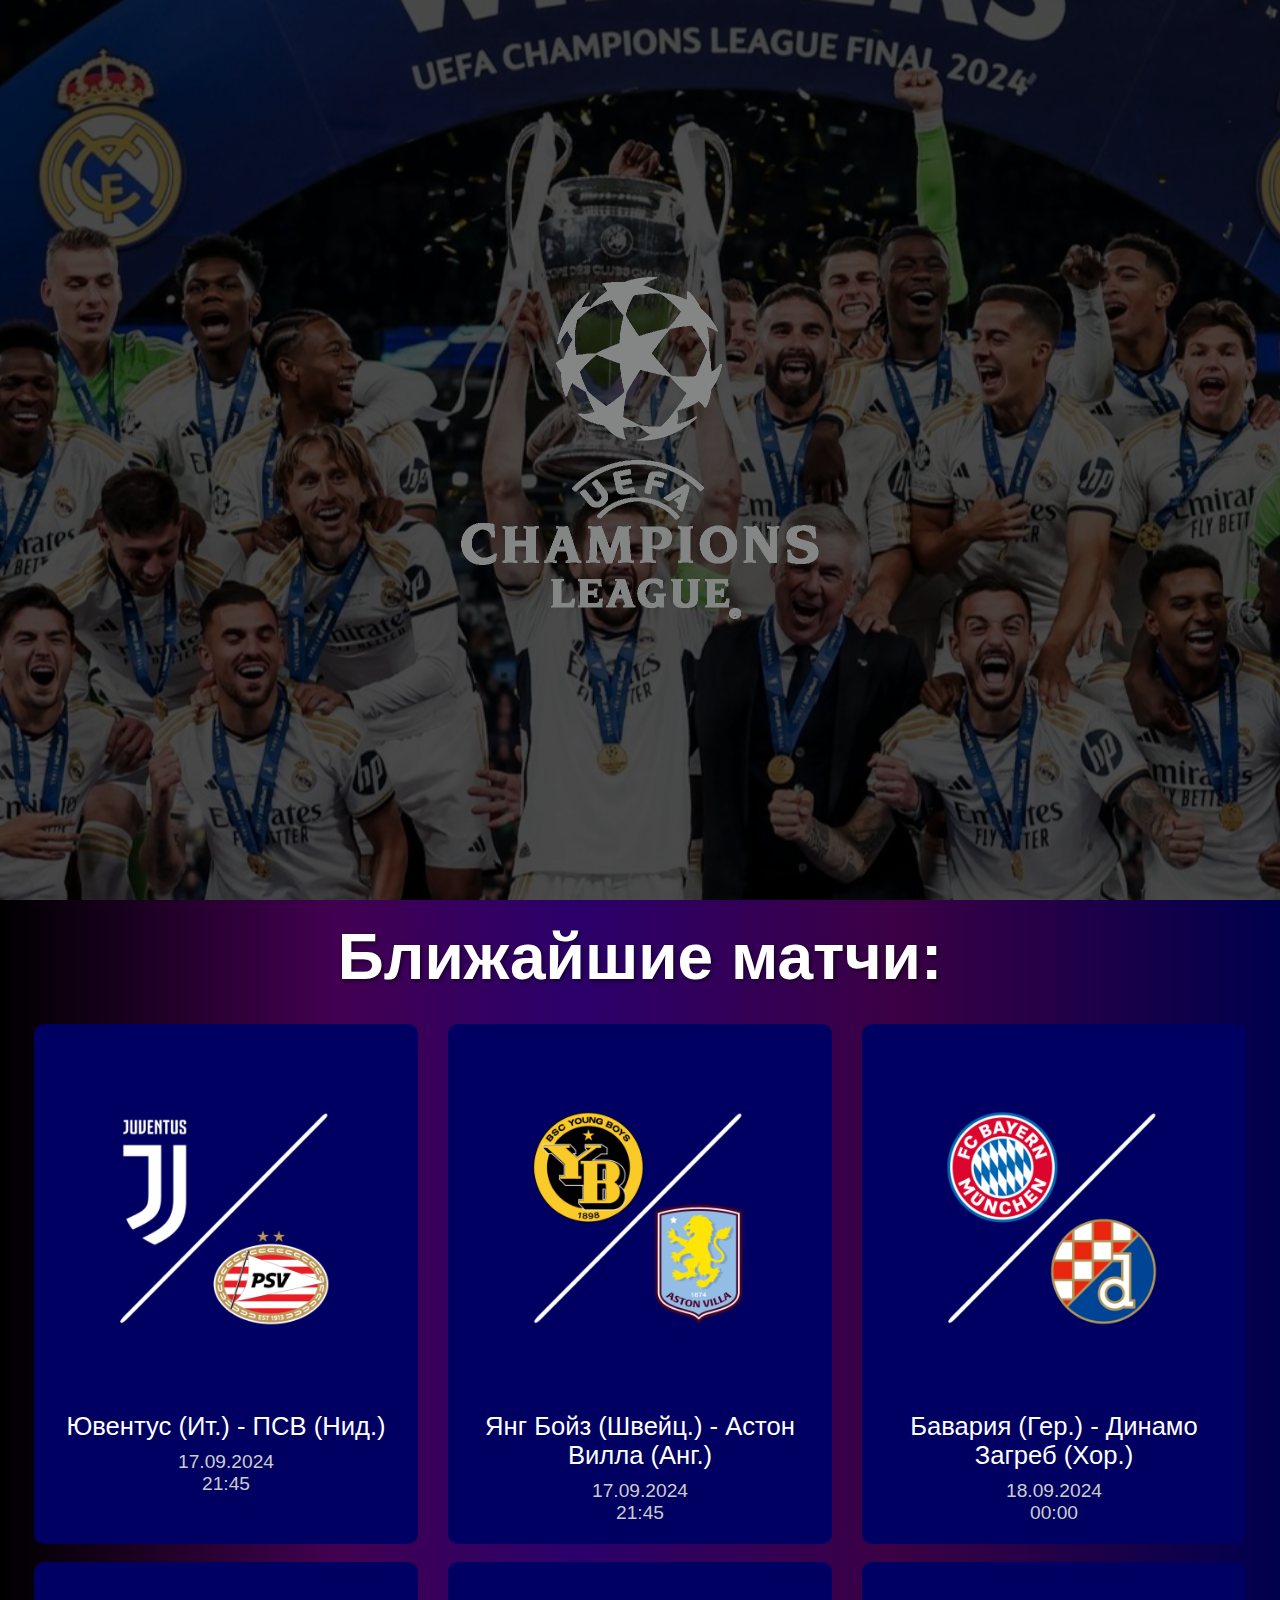
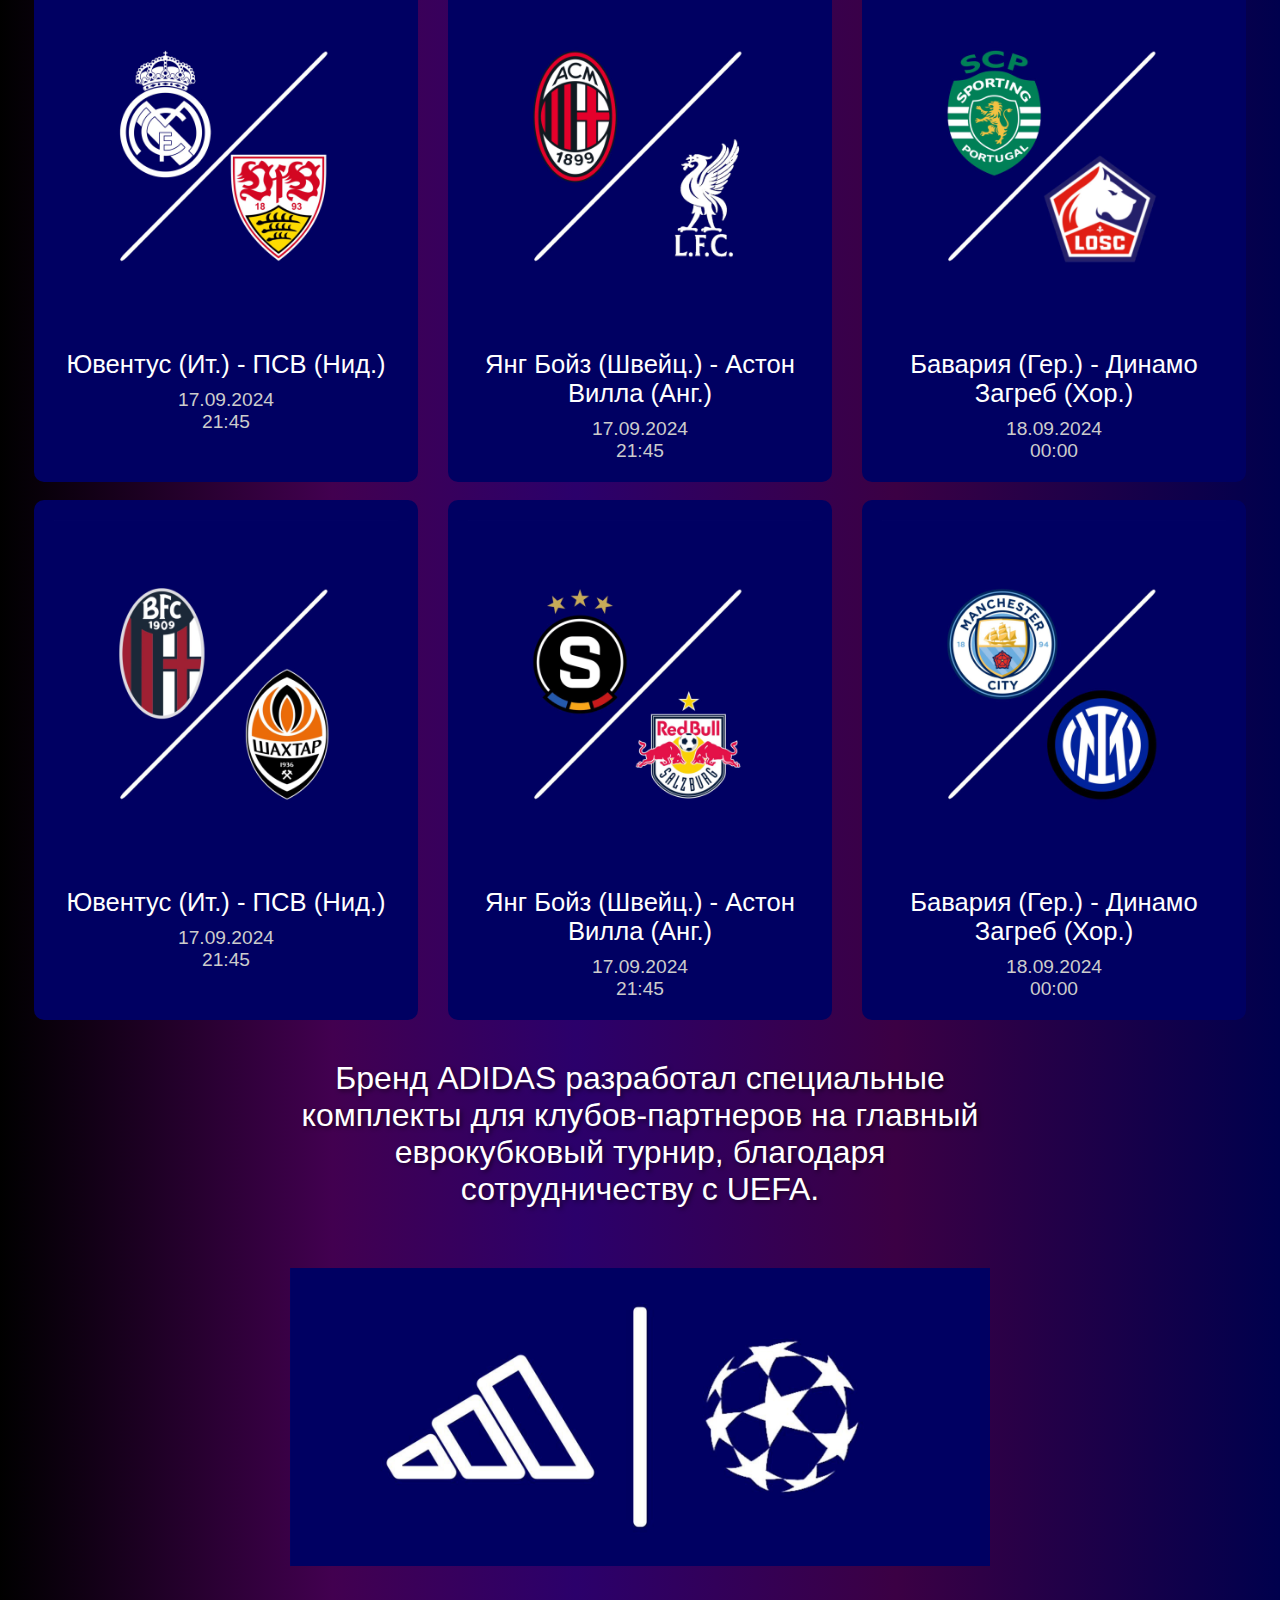
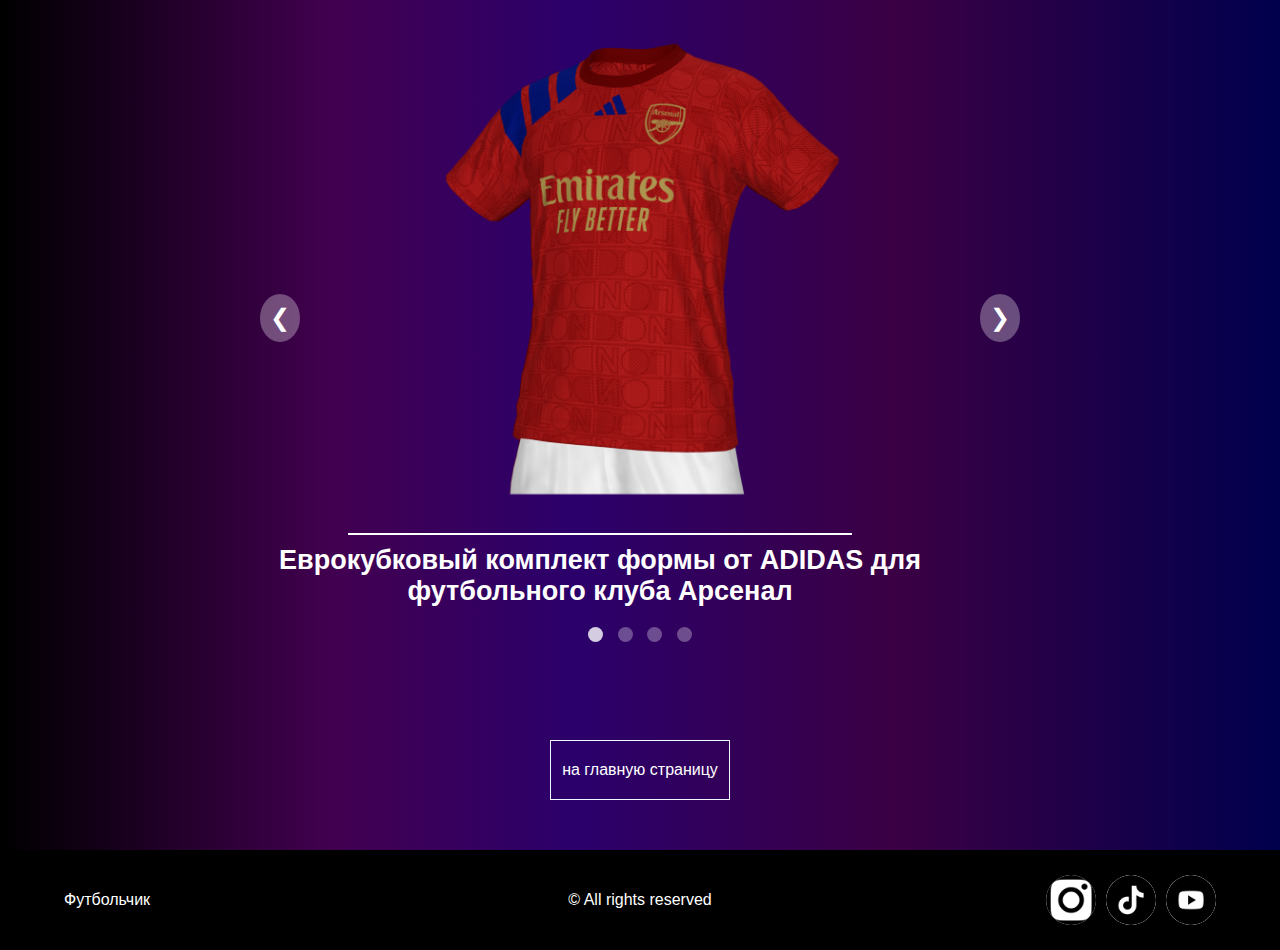
<file: cl.html>
<!DOCTYPE html>
<html lang="en">
<head>
    <meta charset="UTF-8">
    <meta name="viewport" content="width=device-width, initial-scale=1.0">
    <title>Футбольчик - о Лиге Чемпионов</title>
    <link rel="icon" href="img/footer/tiktok.png" type="image/png">
    <link rel="stylesheet" href="cl-style.css">
    <meta name="description" content="Добро пожаловать на "Футбольчик" — ваш главный источник информации о самом захватывающем спорте на планете! Наш сайт предлагает вам актуальные новости, анализы и обзоры о футболе, охватывающие все аспекты этой увлекательной игры.">
</head>
<body>
    <div class="banner">
        <div class="banner-img">
            <img src="img/lc/liga-champ.png" alt="">
        </div>
    </div>
    <div class="matches-container">
        <h1>Ближайшие матчи:</h1>
        <div class="matches">
            <div class="match-card">
                <img src="img/lc/juvi.jpeg" alt="Ювентус - ПСВ">
                <p>Ювентус (Ит.) - ПСВ (Нид.)</p>
                <span>17.09.2024</span>
                <span>21:45</span>
            </div>
            <div class="match-card">
                <img src="img/lc/villa.jpeg" alt="Янг Бойз - Астон Вилла">
                <p>Янг Бойз (Швейц.) - Астон Вилла (Анг.)</p>
                <span>17.09.2024</span>
                <span>21:45</span>
            </div>
            <div class="match-card">
                <img src="img/lc/zagreb.jpeg" alt="Бавария - Динамо Загреб">
                <p>Бавария (Гер.) - Динамо Загреб (Хор.)</p>
                <span>18.09.2024</span>
                <span>00:00</span>
            </div>
        </div> <br>
        <div class="matches">
            <div class="match-card">
                <img src="img/lc/city.jpeg" alt="Ювентус - ПСВ">
                <p>Ювентус (Ит.) - ПСВ (Нид.)</p>
                <span>17.09.2024</span>
                <span>21:45</span>
            </div>
            <div class="match-card">
                <img src="img/lc/milan.jpeg" alt="Янг Бойз - Астон Вилла">
                <p>Янг Бойз (Швейц.) - Астон Вилла (Анг.)</p>
                <span>17.09.2024</span>
                <span>21:45</span>
            </div>
            <div class="match-card">
                <img src="img/lc/lille.jpeg" alt="Бавария - Динамо Загреб">
                <p>Бавария (Гер.) - Динамо Загреб (Хор.)</p>
                <span>18.09.2024</span>
                <span>00:00</span>
            </div>
        </div> <br>
        <div class="matches">
            <div class="match-card">
                <img src="img/lc/shaktar.jpeg" alt="Ювентус - ПСВ">
                <p>Ювентус (Ит.) - ПСВ (Нид.)</p>
                <span>17.09.2024</span>
                <span>21:45</span>
            </div>
            <div class="match-card">
                <img src="img/lc/redbull.jpeg" alt="Янг Бойз - Астон Вилла">
                <p>Янг Бойз (Швейц.) - Астон Вилла (Анг.)</p>
                <span>17.09.2024</span>
                <span>21:45</span>
            </div>
            <div class="match-card">
                <img src="img/lc/inter.jpeg" alt="Бавария - Динамо Загреб">
                <p>Бавария (Гер.) - Динамо Загреб (Хор.)</p>
                <span>18.09.2024</span>
                <span>00:00</span>
            </div>
        </div>
    </div>
    <div class="adidas">
        <div class="adidas-txt">
            <p>Бренд ADIDAS разработал специальные <br>
                комплекты для клубов-партнеров на главный <br>
                еврокубковый турнир, благодаря <br> 
                сотрудничеству с UEFA.</p>
        </div>
        <div class="adidas-img">
            <img src="img/lc/biabs.jpeg" alt="">
        </div>
    </div>
    <div class="slider-fon">
        <div class="slider-container">
            <div class="slider">
                <div class="slides">
                    <!-- Первый слайд -->
                    <div class="slide active">
                        <img src="img/lc/arsenal.png" alt="Ювентус форма">
                        <div class="text">
                            <hr>
                            <h2>Еврокубковый комплект формы от ADIDAS для футбольного клуба Арсенал</h2>
                        </div>
                    </div>
                    <!-- Второй слайд -->
                    <div class="slide">
                        <img src="img/lc/bayer.png" alt="Барселона форма">
                        <div class="text">
                            <hr>
                            <h2>Еврокубковый комплект формы от ADIDAS для футбольного клуба Бавария</h2>
                        </div>
                    </div>
                    <!-- Третий слайд -->
                    <div class="slide">
                        <img src="img/lc/juven.png" alt="Бавария форма">
                        <div class="text">
                            <hr>
                            <h2>Еврокубковый комплект формы от ADIDAS для футбольного клуба Ювентус</h2>
                        </div>
                    </div>
                    <!-- Четвертый слайд -->
                    <div class="slide">
                        <img src="img/lc/real.png" alt="Ливерпуль форма">
                        <div class="text">
                            <hr>
                            <h2>Еврокубковый комплект формы от ADIDAS для футбольного клуба Реал Мадрид</h2>
                        </div>
                    </div>
                </div>
                <!-- Кнопки для навигации -->
                <div class="navigation">
                    <button class="prev" onclick="changeSlide(-1)">&#10094;</button>
                    <button class="next" onclick="changeSlide(1)">&#10095;</button>
                </div>
                <!-- Навигационные точки -->
                <div class="dots">
                    <span class="dot active" onclick="currentSlide(1)"></span>
                    <span class="dot" onclick="currentSlide(2)"></span>
                    <span class="dot" onclick="currentSlide(3)"></span>
                    <span class="dot" onclick="currentSlide(4)"></span>
                </div>
            </div>
        </div>
    </div>
    <script src="js/script.js"></script>
    
    <div class="container-2">
        <div class="center">
            <a href="index.html">
                <button class="btn">
                <svg width="180px" height="60px" viewBox="0 0 180 60" class="border">
                  <polyline points="179,1 179,59 1,59 1,1 179,1" class="bg-line" />
                  <polyline points="179,1 179,59 1,59 1,1 179,1" class="hl-line" />
                </svg>
                <span>на главную страницу</span>
                </button>
            </a>
        </div>
    </div>
    <div class="footer">
        <div class="footer-block">
            <div class="footer-txt football-name">
                <p>Футбольчик</p>
            </div>
            <div class="footer-txt copyright">
                <p>© All rights reserved</p>
            </div>
            <div class="footer-social">
                <img src="img/footer/instagram.png" alt="Instagram">
                <img src="img/footer/tiktok.png" alt="TikTok">
                <img src="img/footer/youtube.png" alt="YouTube">
            </div>
        </div>
    </div>
</body>
</html>
</file>
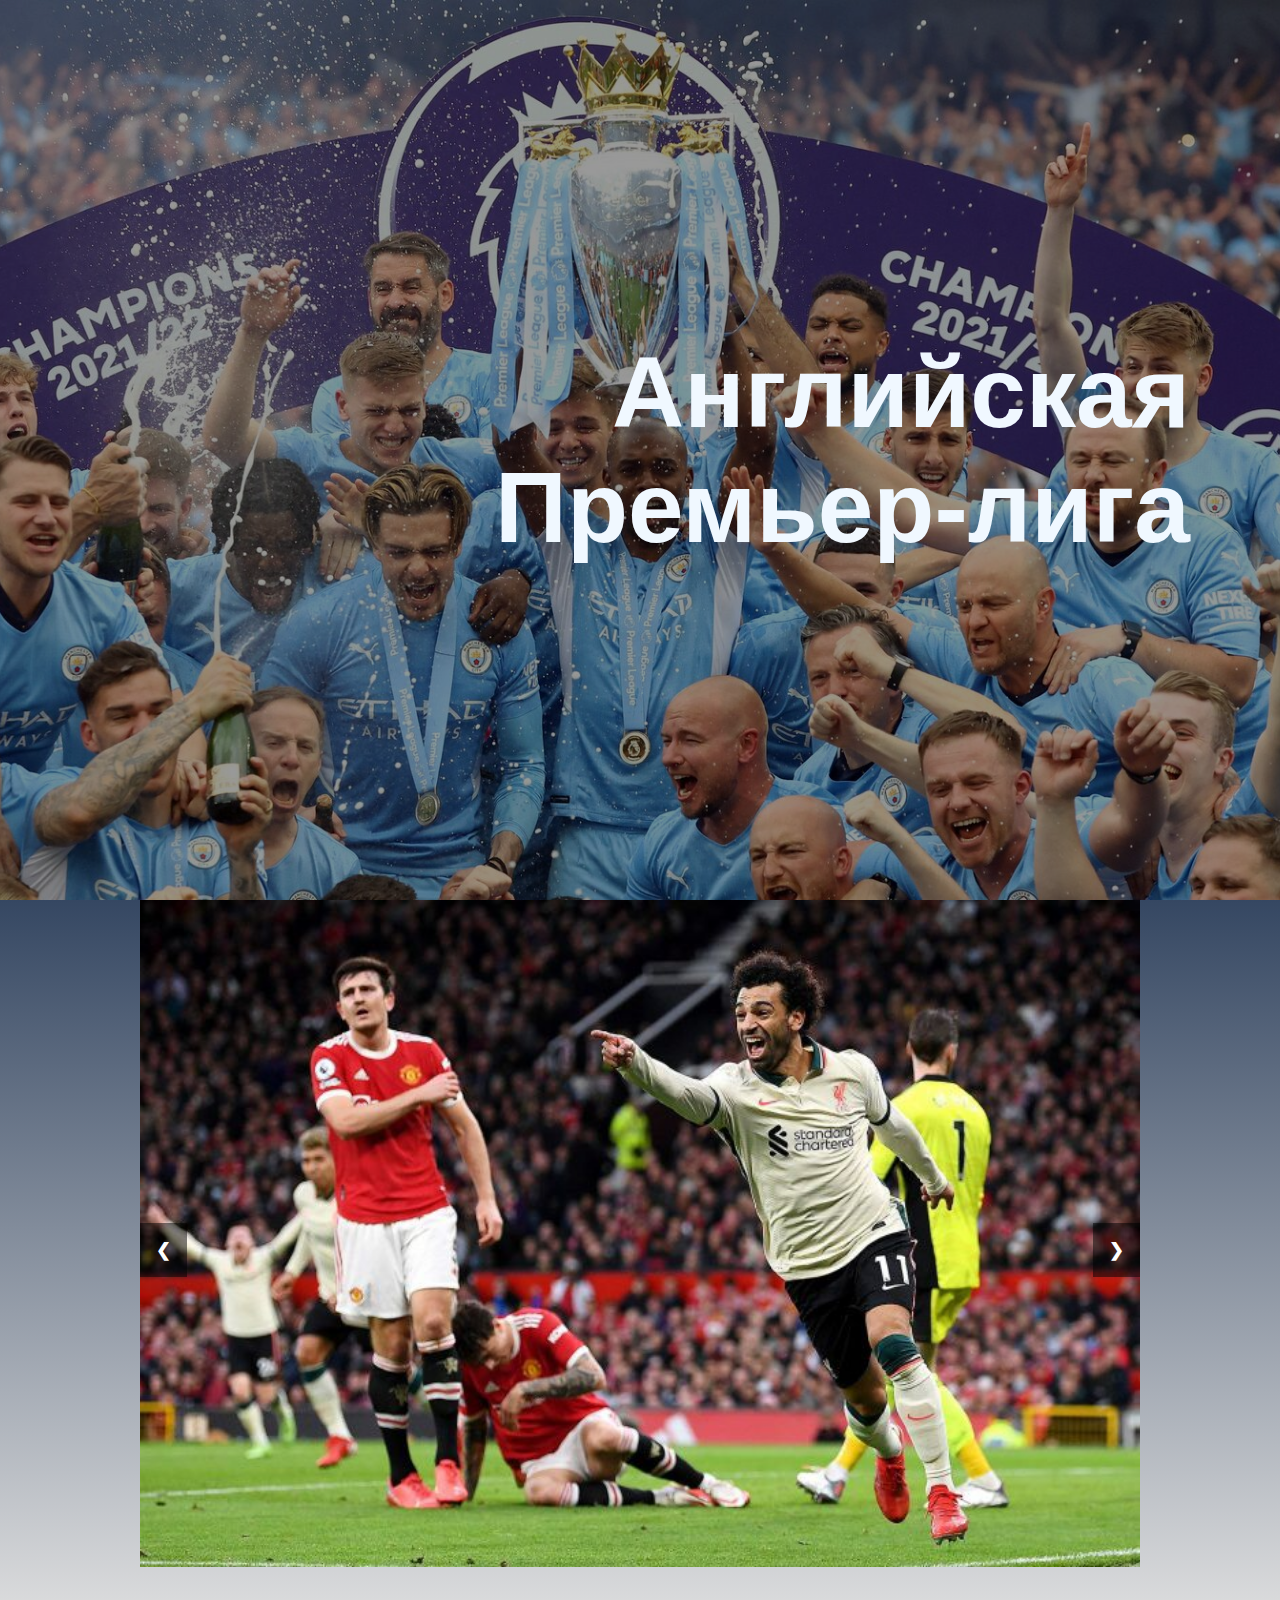
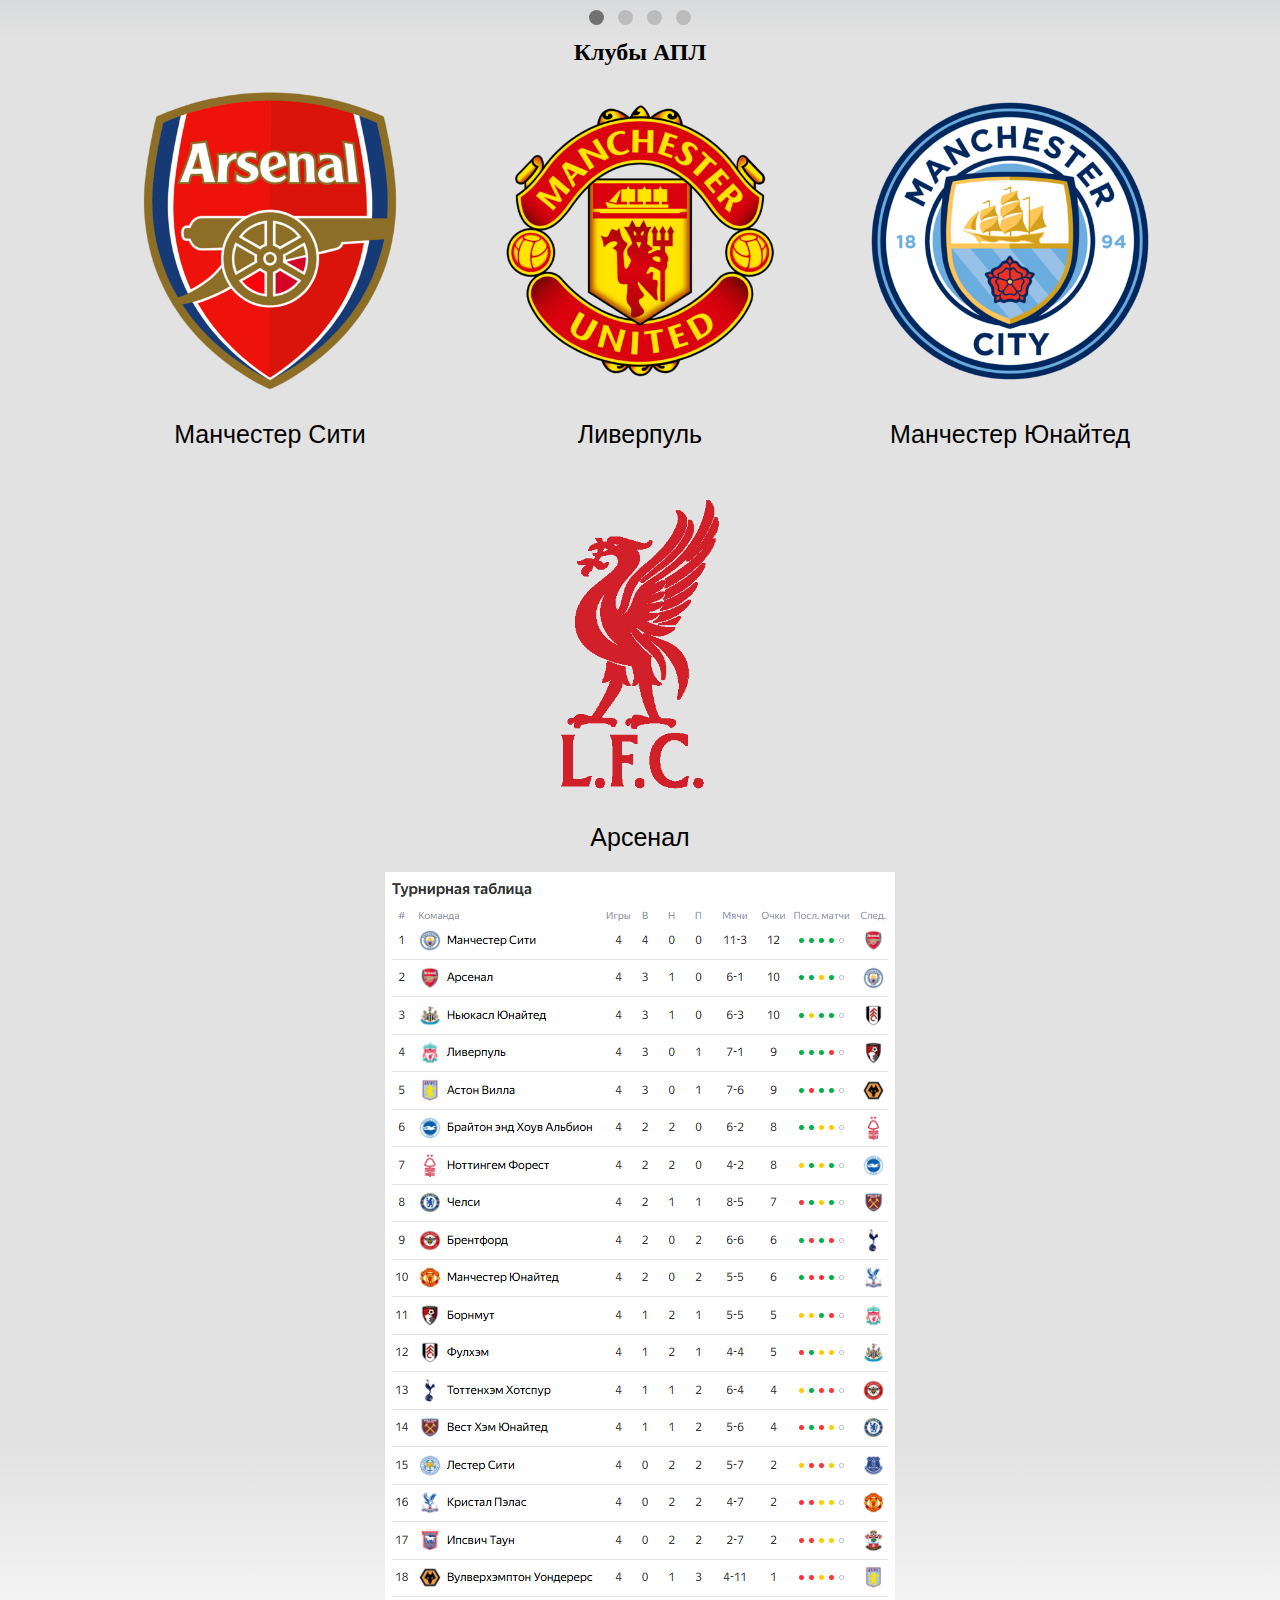
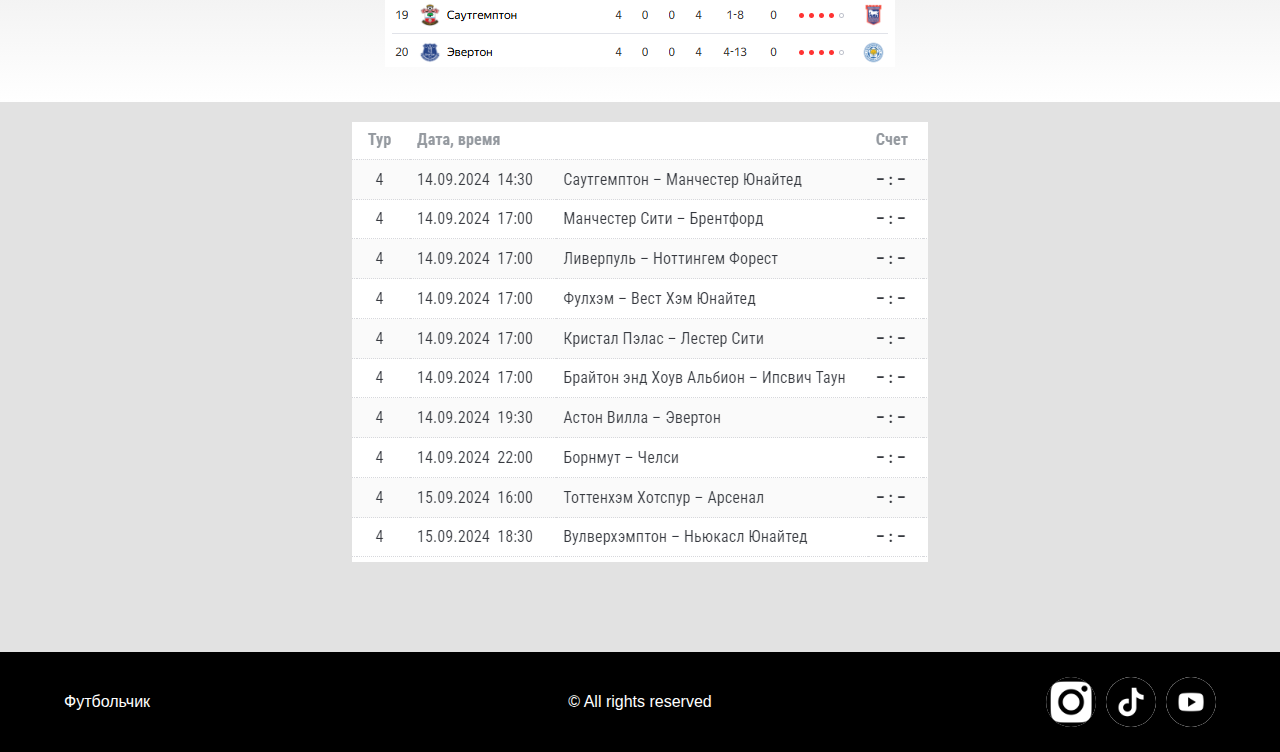
<file: epl.html>
<!DOCTYPE html>
<html lang="en">
<head>
    <meta charset="UTF-8">
    <meta name="viewport" content="width=device-width, initial-scale=1.0">
    <title>Самые новые трансферы, новости и слухи</title>
    <link rel="icon" href="img/tiktok.png" type="image/png">
    <link rel="stylesheet" href="epl-styles.css">
    <meta name="description" content="Добро пожаловать на "Футбольчик" — ваш главный источник информации о самом захватывающем спорте на планете! Наш сайт предлагает вам актуальные новости, анализы и обзоры о футболе, охватывающие все аспекты этой увлекательной игры.">
</head>
<body>
    <div class="hide">
        <div class="hide-img">
            <div class="hide-zagal">
                <h1>Английская <br> Премьер-лига</h1>
            </div>
        </div>
    </div>
    <div class="slider-main">
        <div class="slider-container">
            <div class="slider">
                <div class="slide fade">
                    <img src="img/epl/salah.jpeg" alt="Image 1">
                </div>
                <div class="slide fade">
                    <img src="img/epl/isak.jpg" alt="Image 2">
                </div>
                <div class="slide fade">
                    <img src="img/epl/foden.jpeg" alt="Image 3">
                </div>
                <div class="slide fade">
                    <img src="img/epl/vardy.jpeg" alt="Image 4">
                </div>
            </div>
            <a class="prev" onclick="plusSlides(-1)">&#10094;</a>
            <a class="next" onclick="plusSlides(1)">&#10095;</a>
        </div>
        <div class="dots">
            <span class="dot" onclick="currentSlide(1)"></span>
            <span class="dot" onclick="currentSlide(2)"></span>
            <span class="dot" onclick="currentSlide(3)"></span>
            <span class="dot" onclick="currentSlide(4)"></span>
        </div>
        
        <script src="js/script-2.js"></script>
    </div>
    <div class="clubs">
        <div class="clup">
            <div class="clup-txt"><h2>Клубы АПЛ</h2></div>
            <div class="clup-block">
                <div class="blocks">
                    <div class="block-img">
                        <img src="img/epl/ars.png" alt="">
                    </div>
                    <div class="block-txt"><p>Манчестер Сити</p></div>
                </div>
                <div class="blocks">
                    <div class="block-img">
                        <img src="img/epl/mu.png" alt="">
                    </div>
                    <div class="block-txt"><p>Ливерпуль</p></div>
                </div>
                <div class="blocks">
                    <div class="block-img">
                        <img src="img/epl/mancity.png" alt="">
                    </div>
                    <div class="block-txt"><p>Манчестер Юнайтед</p></div>
                </div>
                <div class="blocks">
                    <div class="block-img">
                        <img src="img/epl/lfc.png" alt="">
                    </div>
                    <div class="block-txt"><p>Арсенал</p></div>
                </div>
            </div>
        </div>
    </div>
    <div class="table">
        <div class="table-img">
            <img src="img/epl/table-club.png" alt="">
        </div>
    </div>
    <div class="matchs">
        <div class="matchs-img">
            <img src="img/epl/matchs.png" alt="">
        </div>
    </div>
    <div class="footer">
        <div class="footer-block">
            <div class="footer-txt football-name">
                <p>Футбольчик</p>
            </div>
            <div class="footer-txt copyright">
                <p>© All rights reserved</p>
            </div>
            <div class="footer-social">
                <img src="img/footer/instagram.png" alt="Instagram">
                <img src="img/footer/tiktok.png" alt="TikTok">
                <img src="img/footer/youtube.png" alt="YouTube">
            </div>
        </div>
    </div>
</body>
</html>
</file>
<file: cl-style.css>
* {
    margin: 0;
    padding: 0;
    box-sizing: border-box;
}

body, html {
    height: 100%;
    font-family: Arial, "Helvetica Neue", Helvetica, sans-serif;
}

.banner {
    position: relative;
    width: 100%;
    height: 100vh; /* Высота на весь экран */
    background-image: url('img/lc/lc.png');
    background-size: cover; /* Фоновая картинка будет покрывать весь экран */
    background-position: center;
    display: flex;
    justify-content: center;
    align-items: center;
    opacity: 60%;
}

.banner::before {
    content: "";
    position: absolute;
    top: 0;
    left: 0;
    width: 100%;
    height: 100%;
    background-color: #00000080; /* Полупрозрачный черный фон для затемнения */
    z-index: 1; /* Слой позади контента */
}

.banner-img {
    position: relative;
    z-index: 2; /* Картинка будет над затемненным фоном */
}

.banner-img img {
    max-width: 100%;
    height: auto;
}

/*  */

body {
    background-color: #000000;
    color: white;
    text-align: center;
}

.matches-container {
    background: rgb(0, 0, 0);
    background: linear-gradient(90deg, rgba(0, 0, 0, 1) 0%, rgba(66, 0, 80, 1) 26%, rgba(43, 0, 107, 1) 45%, rgba(59, 0, 68, 1) 70%, rgba(0, 0, 77, 1) 100%);
    padding: 20px;
}

.matches-container h1 {
    margin-bottom: 30px;
    font-size: 5vw; /* Изменено для адаптации размера текста */
    color: #fff;
    text-shadow: 2px 2px 4px rgba(0, 0, 0, 0.5);
}

.matches {
    display: flex;
    justify-content: center;
    gap: 30px;
    flex-wrap: wrap; /* Чтобы карточки могли переходить на новую строку при уменьшении экрана */
}

.match-card {
    background-color: #000062;
    padding: 20px;
    border-radius: 10px;
    transition: transform 0.3s ease, box-shadow 0.3s ease;
    width: 30vw; /* Используем проценты вместо фиксированной ширины */
    min-width: 280px; /* Минимальная ширина для маленьких экранов */
    text-align: center;
    position: relative;
    z-index: 1;
}

.match-card img {
    width: 100%;
    height: auto;
    margin-bottom: 10px;
}

.match-card p {
    font-size: 2vw; /* Размер шрифта будет адаптироваться */
    margin: 10px 0;
}

.match-card span {
    display: block;
    font-size: 1.5vw; /* Адаптивный размер текста */
    color: #ccc;
}

.match-card:hover {
    transform: scale(1.05);
    box-shadow: 0 8px 20px rgba(0, 0, 0, 0.3);
}
.adidas {
    background: rgb(0, 0, 0);
    background: linear-gradient(90deg, rgba(0, 0, 0, 1) 0%, rgba(66, 0, 80, 1) 26%, rgba(43, 0, 107, 1) 45%, rgba(59, 0, 68, 1) 70%, rgba(0, 0, 77, 1) 100%);
    padding: 20px;
    display: flex;
    justify-content: center;
    gap: 30px;
    flex-direction: column;
    align-items: center; /* Центрируем контент */
}

.adidas-txt p {
    margin-bottom: 30px;
    color: #fff;
    text-shadow: 2px 2px 4px rgba(0, 0, 0, 0.5);
    font-family: Arial, Helvetica, sans-serif;
    font-size: 2.5vw; /* Адаптивный размер текста */
    text-align: center; /* Выравниваем текст по центру */
}

.adidas-img img {
    width: 60vw; /* Адаптивная ширина изображения */
    max-width: 700px; /* Ограничиваем максимальный размер изображения */
    height: auto; /* Сохраняем пропорции изображения */
}

/* SLIDER */
.slider-fon{
    background: linear-gradient(90deg, rgba(0, 0, 0, 1) 0%,
     rgba(66, 0, 80, 1) 26%, rgba(43, 0, 107, 1) 45%,
      rgba(59, 0, 68, 1) 70%, rgba(0, 0, 77, 1) 100%);
    height: 750px;
}
.slider-container {
    position: relative;
    max-width: 800px;
    margin: auto;
    overflow: hidden;
    height: 750px;
}

.slider {
    position: relative;
}

.slides {
    display: flex;
    transition: transform 0.5s ease-in-out;
}

.slide {
    min-width: 100%;
    transition: opacity 0.5s ease-in-out;
}

.slide img {
    width: 100%;
    border-radius: 10px;
    display: block;
}

.text {
    position: relative; /* Изменяем с absolute на relative */
    margin-top: 10px; /* Меньший отступ для мобильных */
    color: white;
    text-align: center;
    font-size: 18px; /* Уменьшаем размер текста на мобильных */
    max-width: 90%; /* Чуть шире текстовый блок */
    font-family: Arial, Helvetica, sans-serif;
}

.text hr {
    border: 0;
    height: 2px;
    background-color: white;
    width: 70%; /* Уменьшаем ширину линии на мобильных */
    margin: 10px auto;
}



.navigation {
    position: absolute;
    width: 100%;
    top: 50%;
    display: flex;
    justify-content: space-between;
    transform: translateY(-50%);
    padding: 0 20px;
}

.navigation button {
    background-color: rgba(255, 255, 255, 0.3);
    border: none;
    color: white;
    font-size: 24px;
    padding: 10px;
    cursor: pointer;
    border-radius: 50%;
}

.navigation button:hover {
    background-color: rgba(255, 255, 255, 0.6);
}

.dots {
    text-align: center;
    margin-top: 20px;
}

.dot {
    height: 15px;
    width: 15px;
    margin: 0 5px;
    background-color: rgba(255, 255, 255, 0.3);
    border-radius: 50%;
    display: inline-block;
    cursor: pointer;
}

.dot.active {
    background-color: rgba(255, 255, 255, 0.8);
}

/* HOME BTN */

@import url('https://fonts.googleapis.com/css?family=Lato:100&display=swap');

.container-2 {
    width: 100%;
    height: auto;
    position: relative;
    display: flex;
    justify-content: center;
    align-items: center;
    padding-bottom: 50px; /* Добавляем отступ снизу, чтобы кнопка не налазила на футер */
    background: linear-gradient(90deg, rgba(0, 0, 0, 1) 0%, rgba(66, 0, 80, 1) 26%, rgba(43, 0, 107, 1) 45%, rgba(59, 0, 68, 1) 70%, rgba(0, 0, 77, 1) 100%);
}

  .center {  
    width: 180px;  
    height: 60px;  
    position: relative;  
  }  
  
  .btn {  
    width: 180px;  
    height: 60px;  
    cursor: pointer;  
    background: transparent;  
    border: 1px solid aliceblue;  
    outline: none;  
    transition: 1s ease-in-out;  
  }  
  
  svg {  
    position: absolute;  
    left: 0;  
    top: 0;  
    fill: none;  
    stroke: #fff;  
    stroke-dasharray: 200 600; /* Обновляем значения stroke-dasharray */ 
    stroke-dashoffset: 200; /* Обновляем значение stroke-dashoffset */ 
    transition: 1s ease-in-out;  
  }  
  
  .btn:hover {  
    transition: 1s ease-in-out;  
    background: #69b4ff;  
  }  
  
  .btn:hover svg {  
    stroke-dashoffset: -600; /* Увеличиваем значение, чтобы оно соответствовало измененной ширине */ 
  }  
  
  .btn span {  
    color: white;  
    font-size: 16px;  
    font-weight: 100;  
  } 

  /* FOOTER */
.footer {
    width: 100%;
    height: 100px;
    background-color: rgb(0, 0, 0);
    display: flex;
    align-items: center;
    justify-content: center;
}

.footer-block {
    width: 90%; /* Ограничиваем ширину, чтобы оставить отступы по краям */
    display: flex;
    justify-content: space-between; /* Разделяем на три части: слева, центр, справа */
    align-items: center;
}

.football-name {
    flex: 1; /* Слева */
    display: flex;
    justify-content: flex-start;
    align-items: center;
}

.copyright {
    flex: 1; /* По центру */
    display: flex;
    justify-content: center;
    align-items: center;
}

.footer-social {
    flex: 1; /* Справа */
    display: flex;
    justify-content: flex-end;
    align-items: center;
}

.footer-txt p {
    color: #fff;
    font-family: Arial, Helvetica, sans-serif;
    margin: 0;
}

.footer-social img {
    width: 50px;
    height: 50px;
    background-color: #fff;
    border-radius: 50%;
    margin-left: 10px; /* Отступы между иконками */
    cursor: pointer;
    transition: transform 0.3s ease; /* Плавное увеличение при наведении */
}

.footer-social img:hover {
    transform: scale(1.1); /* Увеличение иконки на 10% при наведении */
}






/* Медиазапрос для планшетов (максимум 1024px) */
@media (max-width: 1024px) {
    .adidas-txt p {
        font-size: 3.5vw; /* Увеличиваем шрифт на планшетах */
    }

    .adidas-img img {
        width: 70vw; /* Изображение немного увеличивается на планшетах */
    }
}

/* Медиазапрос для мобильных устройств (максимум 391px) */
@media (max-width: 391px) {
    .adidas-txt p {
        font-size: 5vw; /* Увеличиваем размер шрифта для мобильных устройств */
    }

    .adidas-img img {
        width: 90vw; /* Изображение занимает почти всю ширину экрана */
    }
}




@media (max-width: 391px) {
    .slider-container {
        max-width: 100%; /* Контейнер занимает всю ширину */
        margin: 0 auto;
        height: auto; /* Убираем фиксированную высоту */
    }

    .text {
        font-size: 16px; /* Ещё уменьшаем текст */
        margin-top: 5px; /* Меньший отступ сверху */
    }

    .slides {
        height: auto; /* Устанавливаем высоту авто, чтобы картинки масштабировались */
    }

    .slide {
        min-width: 100%;
    }

    .text hr {
        width: 60%; /* Линия еще уже на маленьких экранах */
    }

    .navigation button {
        font-size: 18px; /* Уменьшаем размер кнопок для навигации */
        padding: 8px;
    }

    .dot {
        height: 10px;
        width: 10px; /* Уменьшаем размер точек навигации */
    }
}





@media (max-width: 1024px) {
    .match-card {
        width: 40vw; /* Ширина увеличивается на планшетах */
    }

    .match-card p {
        font-size: 3vw; /* Шрифт увеличивается на планшетах */
    }

    .match-card span {
        font-size: 2vw;
    }
}

/* Для устройств с шириной экрана до 391px (мобильные устройства) */
@media (max-width: 391px) {
    .match-card {
        width: 80vw; /* Карточки занимают почти всю ширину экрана */
    }

    .match-card p {
        font-size: 4vw; /* Шрифт увеличивается на мобильных устройствах */
    }

    .match-card span {
        font-size: 3vw;
    }

    .matches {
        gap: 15px; /* Уменьшаем отступы между карточками на мобильных устройствах */
    }
}
</file>
<file: epl-styles.css>
/* Сброс всех отступов и стандартных стилей */
* {
    margin: 0;
    padding: 0;
    box-sizing: border-box;
}

body, html {
    height: 100%;
}

/* Основной контейнер с изображением */
.hide {
    height: 100vh;
    background-color: black;
}

/* Контейнер с изображением и прозрачностью через псевдоэлемент */
.hide-img {
    width: 100%;
    height: 100%;
    position: relative;
    display: flex;
    align-items: flex-end; /* Выравнивание текста по нижнему краю */
    flex-direction: column;
    justify-content: center;
}

/* Псевдоэлемент для изображения с прозрачностью */
.hide-img::before {
    content: '';
    background: url("img/epl/champion-city.jpg") no-repeat center center;
    background-size: cover;
    position: absolute;
    top: 0;
    left: 0;
    width: 100%;
    height: 100%;
    opacity: 0.6; /* Прозрачность только для изображения */
    z-index: 1; /* Слой ниже текста */
}

/* Текст поверх изображения */
.hide-zagal {
    display: flex;
    position: relative;
    z-index: 2; /* Текст выше изображения */
    padding-right: 90px; /* Отступ справа */
}

/* Стили для текста */
.hide-zagal h1 {
    font-size: 100px;
    color: aliceblue;
    font-family: Arial, Helvetica, sans-serif;
    text-align: right; /* Выровняли текст по правому краю */
}


/* Slider */
.slider-main {
    background: linear-gradient(#354762, #E2E2E2);
}

.slider-container {
    position: relative;
    max-width: 1000px;
    margin: auto;
    height: 700px;
}

.slider {
    position: relative;
    width: 100%;
    overflow: hidden;
}

.slide {
    display: none;
}

.slide img {
    width: 100%;
    height: auto;
}

.prev, .next {
    cursor: pointer;
    position: absolute;
    top: 50%;
    transform: translateY(-50%);
    width: auto;
    padding: 16px;
    color: white;
    font-weight: bold;
    font-size: 18px;
    background-color: rgba(0, 0, 0, 0.5);
    border: none;
    user-select: none;
}

.prev {
    left: 0;
}

.next {
    right: 0;
}

.fade {
    animation-name: fade;
    animation-duration: 1.5s;
}

@keyframes fade {
    from {
        opacity: .4;
    }
    to {
        opacity: 1;
    }
}

.dots {
    text-align: center;
    padding: 10px 0;
}

.dot {
    cursor: pointer;
    height: 15px;
    width: 15px;
    margin: 0 5px;
    background-color: #bbb;
    border-radius: 50%;
    display: inline-block;
    transition: background-color 0.6s ease;
}

.active,
.dot:hover {
    background-color: #717171;
}

/* CLUPS */

.clup {
    background-color: #E2E2E2;
    display: flex;
    flex-direction: column;
    align-items: center;
}

.clup-txt h1 {
    font-size: 40px;
    font-family: Arial, Helvetica, sans-serif;
    margin-bottom: 50px;
    margin-top: 50px;
    text-align: center;
}

.clup-block {
    display: flex;
    gap: 20px; /* Отступы между блоками */
    flex-wrap: wrap; /* Перенос на новую строку */
    justify-content: center; /* Центрируем блоки */
}

.blocks {
    display: flex;
    flex-direction: column;
    align-items: center;
}

.block-img img {
    width: 350px;
    height: 350px;
}

.block-txt p {
    font-family: 'Segoe UI', Tahoma, Geneva, Verdana, sans-serif;
    font-size: 25px;
    text-align: center;
}

/* TABLE */
.table-img {
    background: linear-gradient(#E2E2E2 70%, white);
    display: flex;
    flex-direction: column;
    align-items: center;
    width: 100%;
    height: 850px;
}

.table-img img {
    margin-top: 20px;
}

/* MATCHES */
.matchs-img {
    background: linear-gradient(#E2E2E2 70%, #E2E2E2);
    display: flex;
    flex-direction: column;
    align-items: center;
    width: 100%;
    height: 550px;
}

.matchs-img img {
    margin-top: 20px;
}


/* FOOTER */
.footer {
    width: 100%;
    height: 100px;
    background-color: rgb(0, 0, 0);
    display: flex;
    align-items: center;
    justify-content: center;
}

.footer-block {
    width: 90%; /* Ограничиваем ширину, чтобы оставить отступы по краям */
    display: flex;
    justify-content: space-between; /* Разделяем на три части: слева, центр, справа */
    align-items: center;
}

.football-name {
    flex: 1; /* Слева */
    display: flex;
    justify-content: flex-start;
    align-items: center;
}

.copyright {
    flex: 1; /* По центру */
    display: flex;
    justify-content: center;
    align-items: center;
}

.footer-social {
    flex: 1; /* Справа */
    display: flex;
    justify-content: flex-end;
    align-items: center;
}

.footer-txt p {
    color: #fff;
    font-family: Arial, Helvetica, sans-serif;
    margin: 0;
}

.footer-social img {
    width: 50px;
    height: 50px;
    background-color: #fff;
    border-radius: 50%;
    margin-left: 10px; /* Отступы между иконками */
    cursor: pointer;
    transition: transform 0.3s ease; /* Плавное увеличение при наведении */
}

.footer-social img:hover {
    transform: scale(1.1); /* Увеличение иконки на 10% при наведении */
}



/* CLUPS */

 /* Адаптивные стили для экранов до 480px (мобильные устройства) */
@media (max-width: 391px) {
    .block-img img {
        width: 250px;
        height: 250px;
    }

    .block-txt p {
        font-size: 18px;
    }

    .clup-txt h1 {
        font-size: 28px;
    }

    .clup-block {
        flex-direction: column; /* Ставим блоки вертикально для мобильных */
        gap: 10px;
    }
}


/*   */

/* Адаптивка под мобильные устройства */
@media screen and (max-width: 391px) {
    .slider-container {
        height: 400px; /* Уменьшим высоту слайдера на мобилках */
    }

    .prev, .next {
        font-size: 14px;
        padding: 10px; /* Сделаем кнопки поменьше */
    }

    .slider-container {
        position: relative;
        max-width: 1000px;
        margin: auto;
        height: 300px;
    }

}

/*      */

/* Адаптивка для мобильных устройств */
@media screen and (max-width: 391px) {
    .clup-txt h1 {
        font-size: 30px; /* Уменьшаем заголовок */
        margin-bottom: 30px; /* Уменьшаем отступы */
    }

    .block-img img {
        width: 250px; /* Уменьшаем размеры изображений */
        height: 250px; /* Уменьшаем высоту изображений */
    }

    .block-txt p {
        font-size: 20px; /* Уменьшаем размер текста */
    }

    .table-img, .matchs-img {
        height: auto; /* Автоматическая высота на мобильных устройствах */
    }

    .table-img img, .matchs-img img {
        width: 90%; /* Ширина изображений на мобильных устройствах */
    }
}

/* Адаптивка для совсем маленьких экранов */
@media screen and (max-width: 391px) {
    .clup-txt h1 {
        font-size: 24px; /* Еще меньше заголовок */
    }

    .block-img img {
        width: 200px; /* Еще меньше изображения */
        height: 200px; /* Еще меньше высота изображения */
    }

    .block-txt p {
        font-size: 18px; /* Уменьшаем текст для маленьких экранов */
    }

    .table-img img, .matchs-img img {
        width: 95%; /* Ширина изображений почти на весь экран */
    }
}

/*       */

@media screen and (max-width: 391px) {
    .hide-zagal h1 {
        font-size: 80px; /* Увеличиваем размер текста на планшетах */
        padding-right: 40px; /* Уменьшаем отступ справа */
    }
}

@media screen and (max-width: 391px) {
    .hide-zagal h1 {
        font-size: 40px; /* Увеличиваем размер текста на мобильных */
        padding-right: 20px; /* Уменьшаем отступ справа */
        text-align: center; /* Центрируем текст на мобильных */
    }
}
</file>
